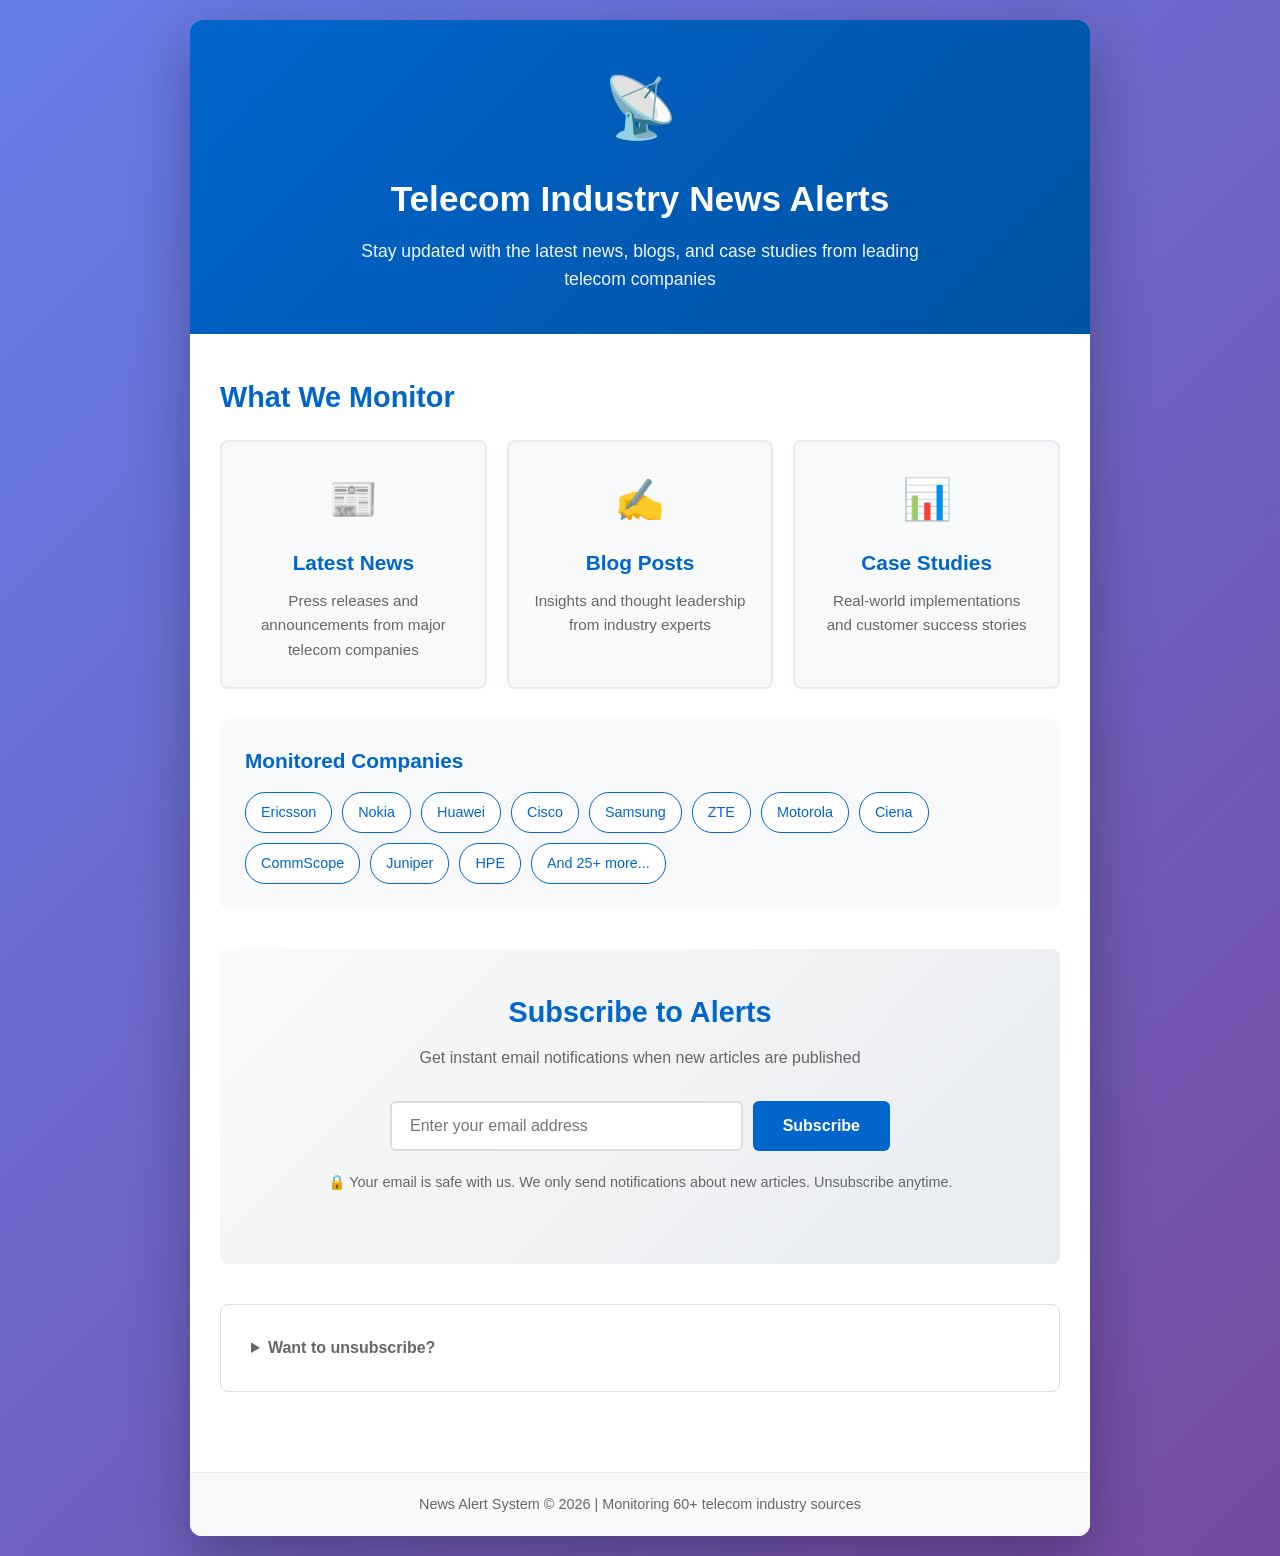
<file: frontend/index.html>
<!DOCTYPE html>
<html lang="en">
<head>
    <meta charset="UTF-8">
    <meta name="viewport" content="width=device-width, initial-scale=1.0">
    <title>News Alert System - Telecom Industry Updates</title>
    <link rel="stylesheet" href="style.css">
</head>
<body>
    <div class="container">
        <header>
            <div class="header-content">
                <div class="icon">📡</div>
                <h1>Telecom Industry News Alerts</h1>
                <p class="subtitle">Stay updated with the latest news, blogs, and case studies from leading telecom companies</p>
            </div>
        </header>

        <main>
            <section class="info-section">
                <h2>What We Monitor</h2>
                <div class="features">
                    <div class="feature">
                        <span class="feature-icon">📰</span>
                        <h3>Latest News</h3>
                        <p>Press releases and announcements from major telecom companies</p>
                    </div>
                    <div class="feature">
                        <span class="feature-icon">✍️</span>
                        <h3>Blog Posts</h3>
                        <p>Insights and thought leadership from industry experts</p>
                    </div>
                    <div class="feature">
                        <span class="feature-icon">📊</span>
                        <h3>Case Studies</h3>
                        <p>Real-world implementations and customer success stories</p>
                    </div>
                </div>

                <div class="companies">
                    <h3>Monitored Companies</h3>
                    <div class="company-list">
                        <span class="company-tag">Ericsson</span>
                        <span class="company-tag">Nokia</span>
                        <span class="company-tag">Huawei</span>
                        <span class="company-tag">Cisco</span>
                        <span class="company-tag">Samsung</span>
                        <span class="company-tag">ZTE</span>
                        <span class="company-tag">Motorola</span>
                        <span class="company-tag">Ciena</span>
                        <span class="company-tag">CommScope</span>
                        <span class="company-tag">Juniper</span>
                        <span class="company-tag">HPE</span>
                        <span class="company-tag">And 25+ more...</span>
                    </div>
                </div>
            </section>

            <section class="subscribe-section">
                <h2>Subscribe to Alerts</h2>
                <p>Get instant email notifications when new articles are published</p>

                <form id="subscribeForm" class="subscribe-form">
                    <div class="form-group">
                        <input 
                            type="email" 
                            id="email" 
                            name="email" 
                            placeholder="Enter your email address" 
                            required
                            autocomplete="email"
                        >
                        <button type="submit" class="btn-primary">
                            <span id="btnText">Subscribe</span>
                            <span id="btnLoader" class="loader" style="display: none;"></span>
                        </button>
                    </div>
                    <div id="message" class="message"></div>
                </form>

                <p class="privacy-note">
                    🔒 Your email is safe with us. We only send notifications about new articles. Unsubscribe anytime.
                </p>
            </section>

            <section class="unsubscribe-section">
                <details>
                    <summary>Want to unsubscribe?</summary>
                    <form id="unsubscribeForm" class="unsubscribe-form">
                        <div class="form-group">
                            <input 
                                type="email" 
                                id="unsubEmail" 
                                name="email" 
                                placeholder="Enter your email address" 
                                required
                            >
                            <button type="submit" class="btn-secondary">Unsubscribe</button>
                        </div>
                        <div id="unsubMessage" class="message"></div>
                    </form>
                </details>
            </section>
        </main>

        <footer>
            <p>News Alert System &copy; 2026 | Monitoring 60+ telecom industry sources</p>
        </footer>
    </div>

    <script src="script.js"></script>
</body>
</html>
</file>
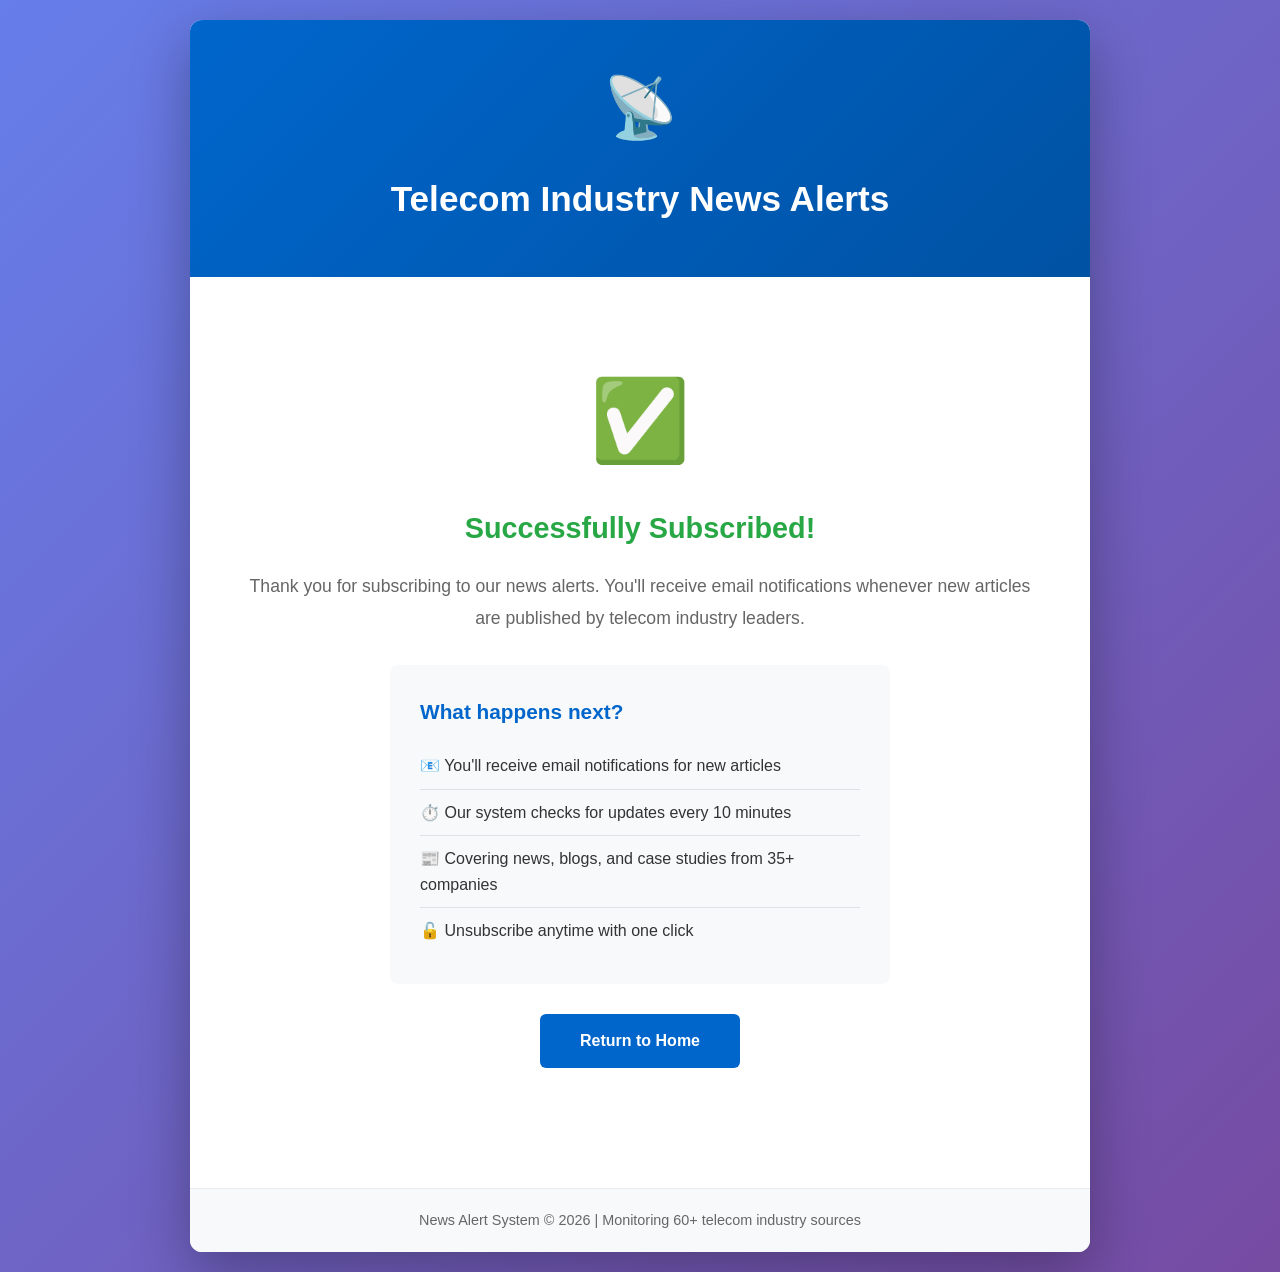
<file: frontend/success.html>
<!DOCTYPE html>
<html lang="en">
<head>
    <meta charset="UTF-8">
    <meta name="viewport" content="width=device-width, initial-scale=1.0">
    <title>Successfully Subscribed - News Alert System</title>
    <link rel="stylesheet" href="style.css">
</head>
<body>
    <div class="container">
        <header>
            <div class="header-content">
                <div class="icon">📡</div>
                <h1>Telecom Industry News Alerts</h1>
            </div>
        </header>

        <main>
            <section class="success-section">
                <div class="success-icon">✅</div>
                <h2>Successfully Subscribed!</h2>
                <p class="success-message">
                    Thank you for subscribing to our news alerts. You'll receive email notifications 
                    whenever new articles are published by telecom industry leaders.
                </p>

                <div class="success-info">
                    <h3>What happens next?</h3>
                    <ul>
                        <li>📧 You'll receive email notifications for new articles</li>
                        <li>⏱️ Our system checks for updates every 10 minutes</li>
                        <li>📰 Covering news, blogs, and case studies from 35+ companies</li>
                        <li>🔓 Unsubscribe anytime with one click</li>
                    </ul>
                </div>

                <div class="action-buttons">
                    <a href="/" class="btn-primary">Return to Home</a>
                </div>
            </section>
        </main>

        <footer>
            <p>News Alert System &copy; 2026 | Monitoring 60+ telecom industry sources</p>
        </footer>
    </div>
</body>
</html>
</file>
<file: frontend/style.css>
/* Global Styles */
* {
    margin: 0;
    padding: 0;
    box-sizing: border-box;
}

body {
    font-family: -apple-system, BlinkMacSystemFont, 'Segoe UI', 'Roboto', 'Helvetica', 'Arial', sans-serif;
    line-height: 1.6;
    color: #333;
    background: linear-gradient(135deg, #667eea 0%, #764ba2 100%);
    min-height: 100vh;
    padding: 20px;
}

.container {
    max-width: 900px;
    margin: 0 auto;
    background: white;
    border-radius: 12px;
    box-shadow: 0 20px 60px rgba(0, 0, 0, 0.3);
    overflow: hidden;
}

/* Header Styles */
header {
    background: linear-gradient(135deg, #0066cc 0%, #0052a3 100%);
    color: white;
    padding: 40px 30px;
    text-align: center;
}

.header-content .icon {
    font-size: 60px;
    margin-bottom: 15px;
}

header h1 {
    font-size: 2.2em;
    margin-bottom: 10px;
    font-weight: 700;
}

.subtitle {
    font-size: 1.1em;
    opacity: 0.95;
    max-width: 600px;
    margin: 0 auto;
}

/* Main Content */
main {
    padding: 40px 30px;
}

section {
    margin-bottom: 40px;
}

h2 {
    color: #0066cc;
    margin-bottom: 20px;
    font-size: 1.8em;
}

h3 {
    color: #333;
    margin-bottom: 10px;
    font-size: 1.3em;
}

/* Features Section */
.features {
    display: grid;
    grid-template-columns: repeat(auto-fit, minmax(250px, 1fr));
    gap: 20px;
    margin-bottom: 30px;
}

.feature {
    background: #f8f9fa;
    padding: 25px;
    border-radius: 8px;
    text-align: center;
    border: 2px solid #e9ecef;
    transition: transform 0.3s, box-shadow 0.3s;
}

.feature:hover {
    transform: translateY(-5px);
    box-shadow: 0 5px 15px rgba(0, 102, 204, 0.2);
}

.feature-icon {
    font-size: 40px;
    display: block;
    margin-bottom: 15px;
}

.feature h3 {
    color: #0066cc;
    margin-bottom: 10px;
}

.feature p {
    color: #666;
    font-size: 0.95em;
}

/* Companies Section */
.companies {
    background: #f8f9fa;
    padding: 25px;
    border-radius: 8px;
    margin-top: 30px;
}

.companies h3 {
    color: #0066cc;
    margin-bottom: 15px;
}

.company-list {
    display: flex;
    flex-wrap: wrap;
    gap: 10px;
}

.company-tag {
    background: white;
    padding: 8px 15px;
    border-radius: 20px;
    font-size: 0.9em;
    color: #0066cc;
    border: 1px solid #0066cc;
    font-weight: 500;
}

/* Subscribe Section */
.subscribe-section {
    background: linear-gradient(135deg, #f8f9fa 0%, #e9ecef 100%);
    padding: 40px;
    border-radius: 8px;
    text-align: center;
}

.subscribe-section h2 {
    margin-bottom: 10px;
}

.subscribe-section > p {
    color: #666;
    margin-bottom: 30px;
}

.subscribe-form {
    max-width: 500px;
    margin: 0 auto;
}

.form-group {
    display: flex;
    gap: 10px;
    margin-bottom: 15px;
}

input[type="email"] {
    flex: 1;
    padding: 14px 18px;
    border: 2px solid #ddd;
    border-radius: 6px;
    font-size: 16px;
    transition: border-color 0.3s;
}

input[type="email"]:focus {
    outline: none;
    border-color: #0066cc;
}

.btn-primary,
.btn-secondary {
    padding: 14px 30px;
    border: none;
    border-radius: 6px;
    font-size: 16px;
    font-weight: 600;
    cursor: pointer;
    transition: background-color 0.3s, transform 0.2s;
    white-space: nowrap;
}

.btn-primary {
    background: #0066cc;
    color: white;
}

.btn-primary:hover {
    background: #0052a3;
    transform: translateY(-2px);
}

.btn-primary:active {
    transform: translateY(0);
}

.btn-primary:disabled {
    background: #ccc;
    cursor: not-allowed;
    transform: none;
}

.btn-secondary {
    background: #6c757d;
    color: white;
}

.btn-secondary:hover {
    background: #5a6268;
}

/* Loader */
.loader {
    display: inline-block;
    width: 16px;
    height: 16px;
    border: 2px solid #ffffff;
    border-top-color: transparent;
    border-radius: 50%;
    animation: spin 0.8s linear infinite;
}

@keyframes spin {
    to { transform: rotate(360deg); }
}

/* Message Styles */
.message {
    padding: 12px;
    border-radius: 6px;
    margin-top: 15px;
    font-weight: 500;
    display: none;
}

.message.success {
    background: #d4edda;
    color: #155724;
    border: 1px solid #c3e6cb;
    display: block;
}

.message.error {
    background: #f8d7da;
    color: #721c24;
    border: 1px solid #f5c6cb;
    display: block;
}

.privacy-note {
    margin-top: 20px;
    color: #666;
    font-size: 0.9em;
}

/* Unsubscribe Section */
.unsubscribe-section {
    background: #fff;
    padding: 20px;
    border-radius: 8px;
    border: 1px solid #ddd;
}

.unsubscribe-section details {
    cursor: pointer;
}

.unsubscribe-section summary {
    font-weight: 600;
    color: #666;
    padding: 10px;
    user-select: none;
}

.unsubscribe-section summary:hover {
    color: #0066cc;
}

.unsubscribe-form {
    margin-top: 20px;
}

/* Success Page Styles */
.success-section {
    text-align: center;
    padding: 40px 20px;
}

.success-icon {
    font-size: 80px;
    margin-bottom: 20px;
}

.success-section h2 {
    color: #28a745;
    margin-bottom: 20px;
}

.success-message {
    font-size: 1.1em;
    color: #666;
    margin-bottom: 30px;
    line-height: 1.8;
}

.success-info {
    background: #f8f9fa;
    padding: 30px;
    border-radius: 8px;
    margin-bottom: 30px;
    text-align: left;
    max-width: 500px;
    margin-left: auto;
    margin-right: auto;
}

.success-info h3 {
    color: #0066cc;
    margin-bottom: 15px;
}

.success-info ul {
    list-style: none;
    padding: 0;
}

.success-info li {
    padding: 10px 0;
    border-bottom: 1px solid #dee2e6;
}

.success-info li:last-child {
    border-bottom: none;
}

.action-buttons {
    margin-top: 30px;
}

.action-buttons .btn-primary {
    display: inline-block;
    text-decoration: none;
    padding: 14px 40px;
}

/* Footer */
footer {
    background: #f8f9fa;
    padding: 20px;
    text-align: center;
    color: #666;
    font-size: 0.9em;
    border-top: 1px solid #e9ecef;
}

/* Responsive Design */
@media (max-width: 768px) {
    body {
        padding: 10px;
    }

    header {
        padding: 30px 20px;
    }

    header h1 {
        font-size: 1.8em;
    }

    .subtitle {
        font-size: 1em;
    }

    main {
        padding: 30px 20px;
    }

    .features {
        grid-template-columns: 1fr;
    }

    .form-group {
        flex-direction: column;
    }

    .subscribe-section {
        padding: 30px 20px;
    }

    .success-info {
        padding: 20px;
    }
}

@media (max-width: 480px) {
    header h1 {
        font-size: 1.5em;
    }

    h2 {
        font-size: 1.5em;
    }

    .header-content .icon {
        font-size: 45px;
    }

    .success-icon {
        font-size: 60px;
    }
}
</file>
